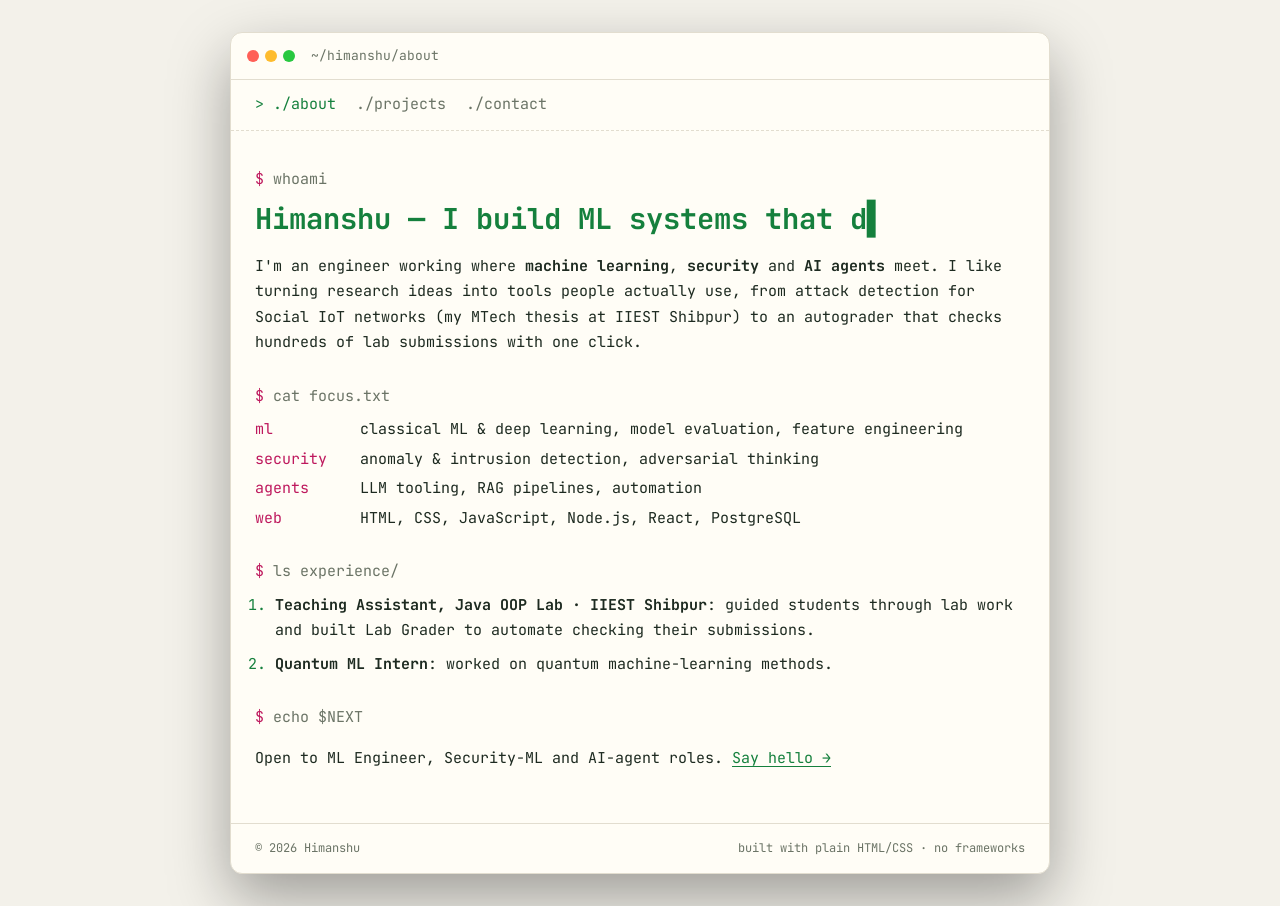
<file: index.html>
<!doctype html>
<html lang="en">
<head>
  <meta charset="utf-8">
  <meta name="viewport" content="width=device-width, initial-scale=1">
  <title>About — Himanshu</title>
  <meta name="description" content="Himanshu — ML engineer focused on security-ML and AI agents.">
  <link rel="preconnect" href="https://fonts.googleapis.com">
  <link rel="preconnect" href="https://fonts.gstatic.com" crossorigin>
  <link href="https://fonts.googleapis.com/css2?family=JetBrains+Mono:wght@400;600;800&display=swap" rel="stylesheet">
  <link rel="stylesheet" href="styles.css">
</head>
<body>
  <a class="skip-link" href="#main">Skip to content</a>
  <div class="window">
    <header class="titlebar">
      <span class="dots" aria-hidden="true"><i></i><i></i><i></i></span>
      <span class="path">~/himanshu/about</span>
    </header>
    <nav class="nav" aria-label="Main">
      <a href="index.html">./about</a>
      <a href="projects.html">./projects</a>
      <a href="contact.html">./contact</a>
    </nav>
    <main id="main">
      <section class="block">
        <p class="prompt">whoami</p>
        <h1 class="typed" data-text="Himanshu — I build ML systems that defend and agents that help.">Himanshu — I build ML systems that defend and agents that help.</h1>
        <p>I'm an engineer working where <strong>machine learning</strong>, <strong>security</strong> and <strong>AI agents</strong> meet. I like turning research ideas into tools people actually use, from attack detection for Social IoT networks (my MTech thesis at IIEST Shibpur) to an autograder that checks hundreds of lab submissions with one click.</p>
      </section>

      <section class="block">
        <p class="prompt">cat focus.txt</p>
        <ul class="list">
          <li><span class="key">ml</span> classical ML &amp; deep learning, model evaluation, feature engineering</li>
          <li><span class="key">security</span> anomaly &amp; intrusion detection, adversarial thinking</li>
          <li><span class="key">agents</span> LLM tooling, RAG pipelines, automation</li>
          <li><span class="key">web</span> HTML, CSS, JavaScript, Node.js, React, PostgreSQL</li>
        </ul>
      </section>

      <section class="block">
        <p class="prompt">ls experience/</p>
        <ol class="timeline">
          <li><strong>Teaching Assistant, Java OOP Lab · IIEST Shibpur</strong>: guided students through lab work and built Lab Grader to automate checking their submissions.</li>
          <li><strong>Quantum ML Intern</strong>: worked on quantum machine-learning methods.</li>
        </ol>
      </section>

      <section class="block">
        <p class="prompt">echo $NEXT</p>
        <p>Open to ML Engineer, Security-ML and AI-agent roles. <a href="contact.html">Say hello →</a></p>
      </section>
    </main>
    <footer class="footer">
      <span>© <span data-year></span> Himanshu</span>
      <span>built with plain HTML/CSS · no frameworks</span>
    </footer>
  </div>
  <script src="app.js" defer></script>
</body>
</html>
</file>
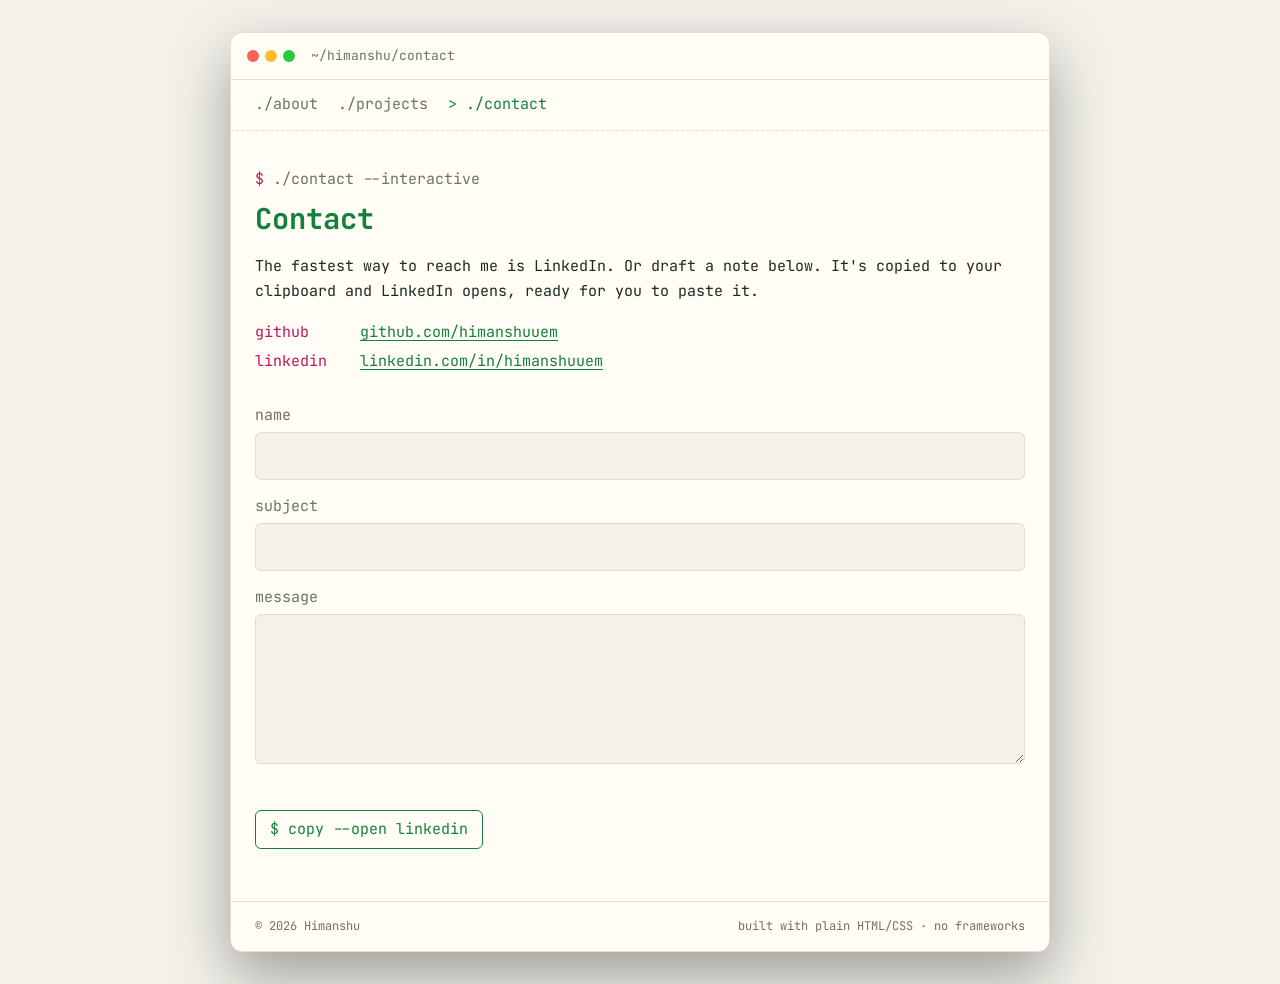
<file: contact.html>
<!doctype html>
<html lang="en">
<head>
  <meta charset="utf-8">
  <meta name="viewport" content="width=device-width, initial-scale=1">
  <title>Contact — Himanshu</title>
  <meta name="description" content="Get in touch with Himanshu.">
  <link rel="preconnect" href="https://fonts.googleapis.com">
  <link rel="preconnect" href="https://fonts.gstatic.com" crossorigin>
  <link href="https://fonts.googleapis.com/css2?family=JetBrains+Mono:wght@400;600;800&display=swap" rel="stylesheet">
  <link rel="stylesheet" href="styles.css">
</head>
<body>
  <a class="skip-link" href="#main">Skip to content</a>
  <div class="window">
    <header class="titlebar">
      <span class="dots" aria-hidden="true"><i></i><i></i><i></i></span>
      <span class="path">~/himanshu/contact</span>
    </header>
    <nav class="nav" aria-label="Main">
      <a href="index.html">./about</a>
      <a href="projects.html">./projects</a>
      <a href="contact.html">./contact</a>
    </nav>
    <main id="main">
      <section class="block">
        <p class="prompt">./contact --interactive</p>
        <h1>Contact</h1>
        <p>The fastest way to reach me is LinkedIn. Or draft a note below. It's copied to your clipboard and LinkedIn opens, ready for you to paste it.</p>
        <ul class="list">
          <li><span class="key">github</span> <a href="https://github.com/himanshuuem">github.com/himanshuuem</a></li>
          <li><span class="key">linkedin</span> <a href="https://www.linkedin.com/in/himanshuuem">linkedin.com/in/himanshuuem</a></li>
        </ul>
      </section>

      <section class="block">
        <form class="contact-form" novalidate>
          <label>name<input name="name" required autocomplete="name"></label>
          <label>subject<input name="subject" required></label>
          <label>message<textarea name="message" rows="5" required></textarea></label>
          <p class="error" role="alert"></p>
          <button type="submit">$ copy --open linkedin</button>
        </form>
      </section>
    </main>
    <footer class="footer">
      <span>© <span data-year></span> Himanshu</span>
      <span>built with plain HTML/CSS · no frameworks</span>
    </footer>
  </div>
  <script src="app.js" defer></script>
</body>
</html>
</file>
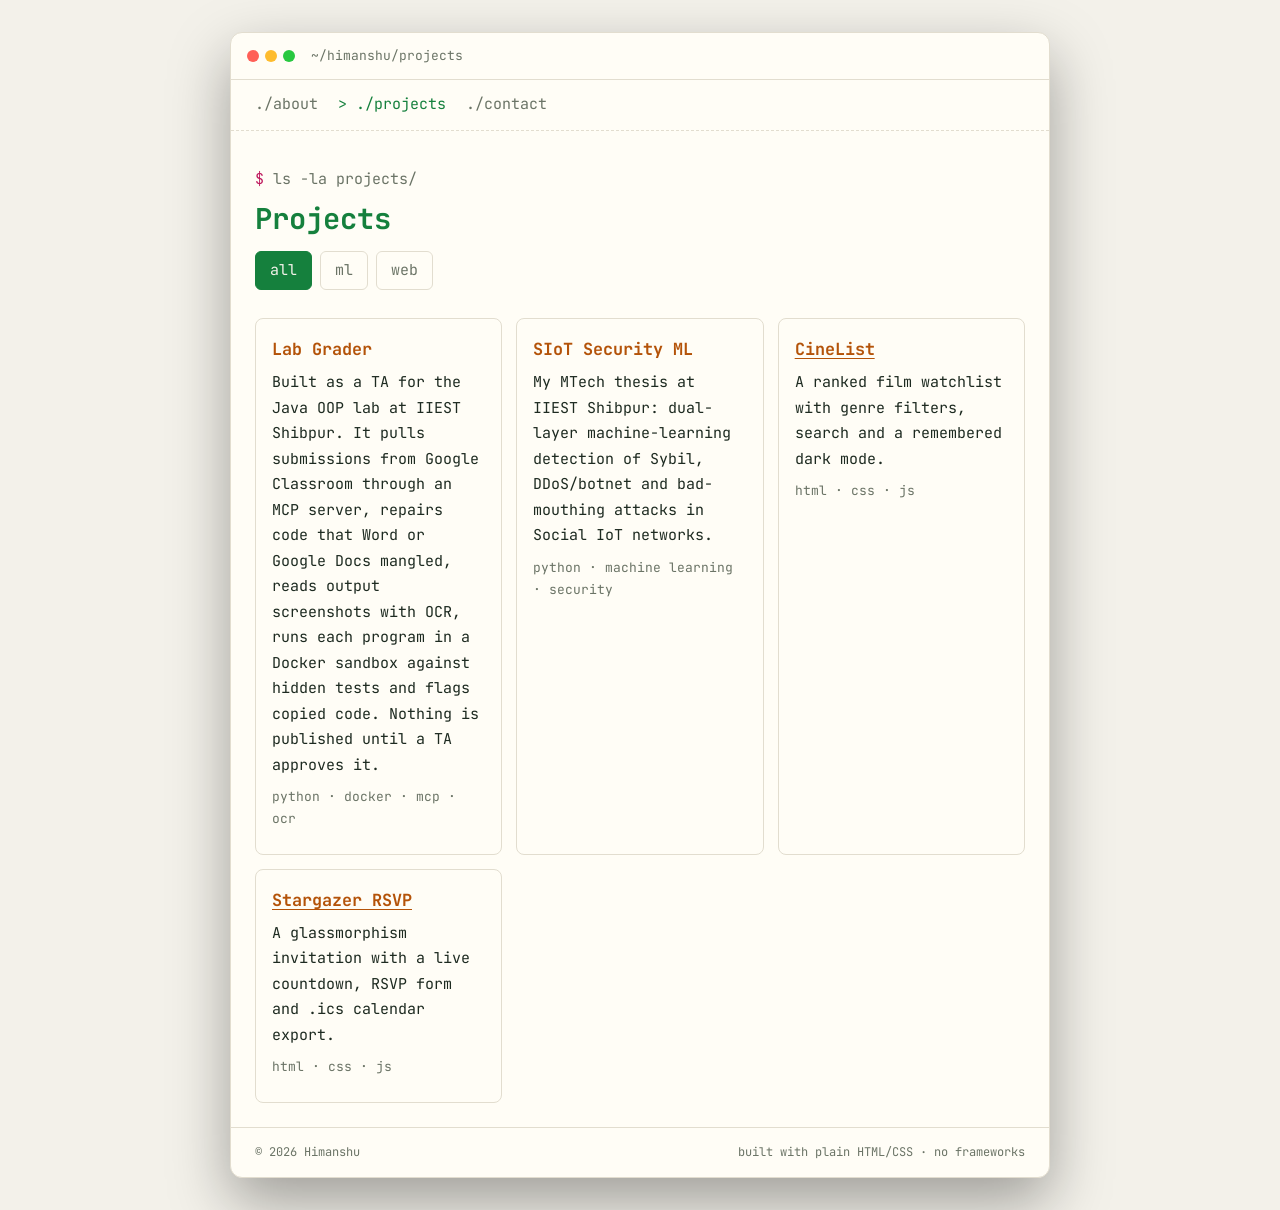
<file: projects.html>
<!doctype html>
<html lang="en">
<head>
  <meta charset="utf-8">
  <meta name="viewport" content="width=device-width, initial-scale=1">
  <title>Projects — Himanshu</title>
  <meta name="description" content="Selected projects by Himanshu.">
  <link rel="preconnect" href="https://fonts.googleapis.com">
  <link rel="preconnect" href="https://fonts.gstatic.com" crossorigin>
  <link href="https://fonts.googleapis.com/css2?family=JetBrains+Mono:wght@400;600;800&display=swap" rel="stylesheet">
  <link rel="stylesheet" href="styles.css">
</head>
<body>
  <a class="skip-link" href="#main">Skip to content</a>
  <div class="window">
    <header class="titlebar">
      <span class="dots" aria-hidden="true"><i></i><i></i><i></i></span>
      <span class="path">~/himanshu/projects</span>
    </header>
    <nav class="nav" aria-label="Main">
      <a href="index.html">./about</a>
      <a href="projects.html">./projects</a>
      <a href="contact.html">./contact</a>
    </nav>
    <main id="main">
      <section class="block">
        <p class="prompt">ls -la projects/</p>
        <h1>Projects</h1>
        <div class="filter" role="group" aria-label="Filter projects">
          <button type="button" data-filter="all" aria-pressed="true">all</button>
          <button type="button" data-filter="ml" aria-pressed="false">ml</button>
          <button type="button" data-filter="web" aria-pressed="false">web</button>
        </div>
      </section>

      <section class="projects">
        <article class="project" data-kind="ml">
          <h2>Lab Grader</h2>
          <p>Built as a TA for the Java OOP lab at IIEST Shibpur. It pulls submissions from Google Classroom through an MCP server, repairs code that Word or Google Docs mangled, reads output screenshots with OCR, runs each program in a Docker sandbox against hidden tests and flags copied code. Nothing is published until a TA approves it.</p>
          <p class="stack">python · docker · mcp · ocr</p>
        </article>
        <article class="project" data-kind="ml">
          <h2>SIoT Security ML</h2>
          <p>My MTech thesis at IIEST Shibpur: dual-layer machine-learning detection of Sybil, DDoS/botnet and bad-mouthing attacks in Social IoT networks.</p>
          <p class="stack">python · machine learning · security</p>
        </article>
        <article class="project" data-kind="web">
          <h2><a href="https://himanshuuem.github.io/cinelist/">CineList</a></h2>
          <p>A ranked film watchlist with genre filters, search and a remembered dark mode.</p>
          <p class="stack">html · css · js</p>
        </article>
        <article class="project" data-kind="web">
          <h2><a href="https://himanshuuem.github.io/rsvp-card/">Stargazer RSVP</a></h2>
          <p>A glassmorphism invitation with a live countdown, RSVP form and .ics calendar export.</p>
          <p class="stack">html · css · js</p>
        </article>
      </section>
    </main>
    <footer class="footer">
      <span>© <span data-year></span> Himanshu</span>
      <span>built with plain HTML/CSS · no frameworks</span>
    </footer>
  </div>
  <script src="app.js" defer></script>
</body>
</html>
</file>
<file: styles.css>
:root {
  --bg: #0b0f0c;
  --panel: #111712;
  --line: #1f2b22;
  --text: #cfe8d4;
  --muted: #6f8a75;
  --green: #4ade80;
  --amber: #fbbf24;
  --pink: #f472b6;
  color-scheme: dark;
}

@media (prefers-color-scheme: light) {
  :root {
    --bg: #f3f1ea;
    --panel: #fffdf6;
    --line: #e2ddcf;
    --text: #1d2a20;
    --muted: #6b7466;
    --green: #15803d;
    --amber: #b45309;
    --pink: #be185d;
    color-scheme: light;
  }
}

*, *::before, *::after { box-sizing: border-box; }

body {
  margin: 0;
  padding: 32px 16px;
  background: var(--bg);
  color: var(--text);
  font: 400 15px/1.7 "JetBrains Mono", ui-monospace, monospace;
}

a { color: var(--green); text-underline-offset: 3px; }
a:hover { color: var(--amber); }

.skip-link { position: absolute; top: -40px; left: 16px; background: var(--green); color: var(--bg); padding: 6px 12px; }
.skip-link:focus { top: 8px; }

.window {
  width: min(820px, 100%);
  margin-inline: auto;
  background: var(--panel);
  border: 1px solid var(--line);
  border-radius: 12px;
  overflow: hidden;
  box-shadow: 0 24px 60px rgb(0 0 0 / .35);
}

.titlebar {
  display: flex;
  align-items: center;
  gap: 16px;
  padding: 12px 16px;
  border-bottom: 1px solid var(--line);
  color: var(--muted);
  font-size: 13px;
}
.dots { display: flex; gap: 6px; }
.dots i { width: 12px; height: 12px; border-radius: 50%; background: #ff5f57; }
.dots i:nth-child(2) { background: #febc2e; }
.dots i:nth-child(3) { background: #28c840; }

.nav { display: flex; flex-wrap: wrap; gap: 4px 20px; padding: 12px 24px; border-bottom: 1px dashed var(--line); }
.nav a { color: var(--muted); text-decoration: none; }
.nav a[aria-current="page"] { color: var(--green); }
.nav a[aria-current="page"]::before { content: "> "; }

main { padding: 8px 24px 24px; }

.block { margin-block: 28px; }
.prompt { margin: 0 0 8px; color: var(--muted); }
.prompt::before { content: "$ "; color: var(--pink); }

h1 { margin: 0 0 12px; color: var(--green); font-size: clamp(1.3rem, 4vw, 1.8rem); line-height: 1.35; }
h2 { margin: 0 0 6px; font-size: 1.05rem; color: var(--amber); }
h2 a { color: inherit; }

.typed.is-typing::after { content: "▌"; animation: blink 1s steps(1) infinite; }

.list { margin: 0; padding: 0; list-style: none; }
.list li { margin-bottom: 4px; }
.key { display: inline-block; min-width: 96px; color: var(--pink); }

.timeline { margin: 0; padding-left: 20px; }
.timeline li { margin-bottom: 8px; }
.timeline li::marker { color: var(--green); }

.filter { display: flex; gap: 8px; }
.filter button, .contact-form button {
  padding: 6px 14px;
  border: 1px solid var(--line);
  border-radius: 6px;
  background: transparent;
  color: var(--muted);
  font: inherit;
  cursor: pointer;
}
.filter button[aria-pressed="true"] { color: var(--bg); background: var(--green); border-color: var(--green); }

.projects { display: grid; gap: 14px; grid-template-columns: repeat(auto-fit, minmax(240px, 1fr)); }
.project {
  padding: 16px;
  border: 1px solid var(--line);
  border-radius: 8px;
  transition: border-color .2s, transform .2s;
}
.project:hover { border-color: var(--green); transform: translateY(-2px); }
.project p { margin: 0 0 8px; }
.stack { color: var(--muted); font-size: 13px; }

.contact-form { display: grid; gap: 14px; }
.contact-form label { display: grid; gap: 4px; color: var(--muted); }
.contact-form input, .contact-form textarea {
  padding: 10px 12px;
  border: 1px solid var(--line);
  border-radius: 6px;
  background: var(--bg);
  color: var(--text);
  font: inherit;
}
.contact-form button { justify-self: start; color: var(--green); border-color: var(--green); }
.contact-form button:hover { background: var(--green); color: var(--bg); }
.error { min-height: 1.2em; margin: 0; color: var(--pink); }

:focus-visible { outline: 2px dashed var(--amber); outline-offset: 3px; }

.footer {
  display: flex;
  flex-wrap: wrap;
  justify-content: space-between;
  gap: 8px;
  padding: 14px 24px;
  border-top: 1px solid var(--line);
  color: var(--muted);
  font-size: 12px;
}

@keyframes blink { 50% { opacity: 0; } }

@media (prefers-reduced-motion: reduce) {
  *, *::before, *::after { animation: none !important; transition: none !important; }
}
</file>
